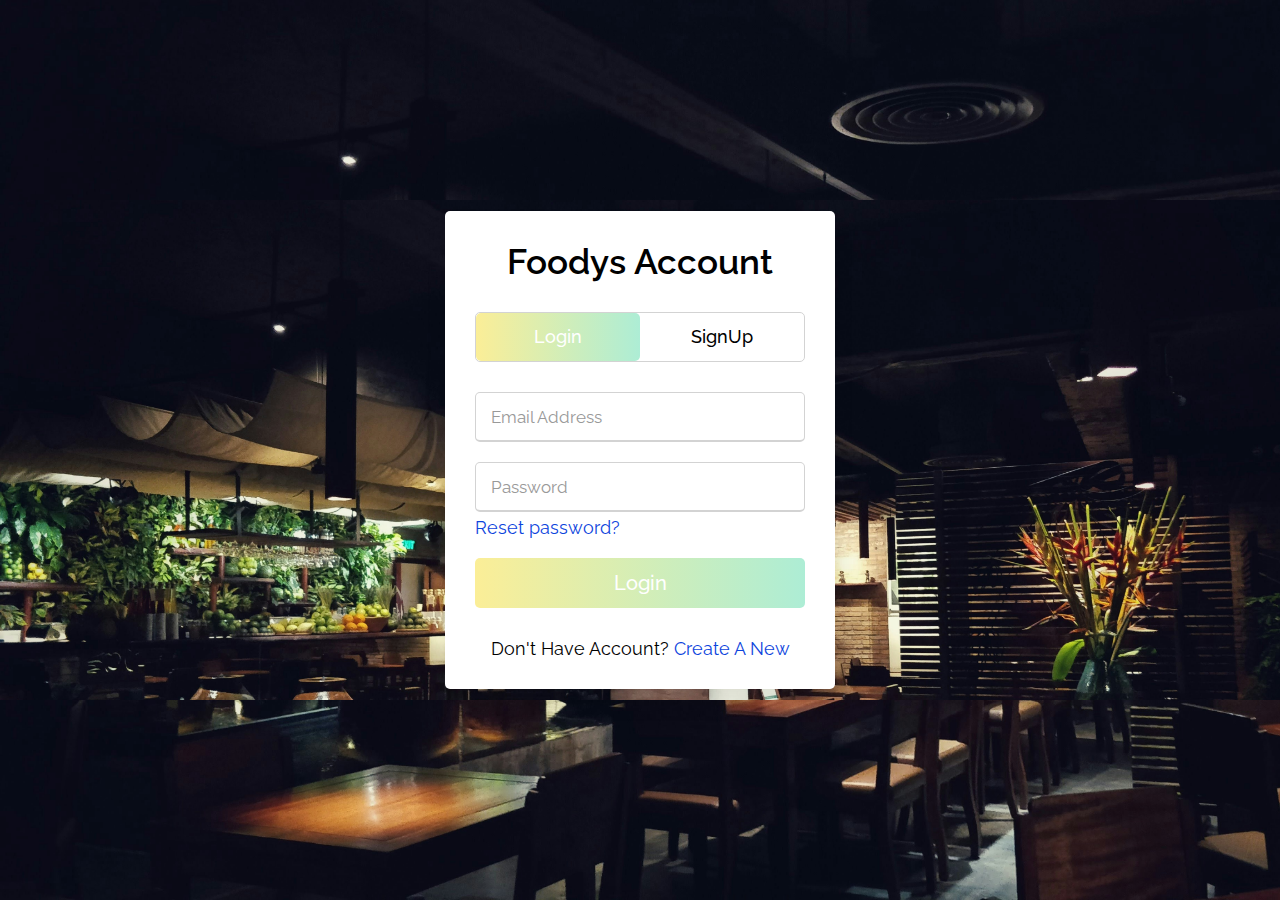
<file: Online Food Ordering and Restaurant Management System/Project/Foodys-Order-Food-Online-Home-Page-main/form.html>
<!DOCTYPE html>
<html lang="en" dir="ltr">
  <head>
    <meta charset="utf-8">
    <title>Sign Up | Log In</title>
    <link rel="icon" href="signin logo.jpg">
    <link rel="stylesheet" href="style.css">
    <link rel="stylesheet" href="foodys web page css.css">

    <meta name="viewport" content="width=device-width, initial-scale=1.0">
  </head>
  <body>
    <div class="wrapper">
       <div class="title-text">
          <div class="title login">
            Foodys Account 
          </div>
          <div class="title signup">
             Foodys Account
          </div>
       </div>
       <div class="form-container">
          <div class="slide-controls">
             <input type="radio" name="slide" id="login" checked>
             <input type="radio" name="slide" id="signup">
             <label for="login" class="slide login">Login</label>
             <label for="signup" class="slide signup">SignUp</label>
             <div class="slider-tab"></div>
          </div>
          <div class="form-inner">
             <form action="index.html" class="login">
                <div class="field">
                   <input type="text" placeholder="Email Address" required>
                </div>
                <div class="field">
                   <input type="password" placeholder="Password" required>
                </div>
                <div class="pass-link">
                   <a href="successfully.html">Reset password?</a>
                </div>
                <div class="field btn">
                   <div class="btn-layer"></div>
                   <input type="submit" value="Login">
                </div>
                <div class="signup-link">
                   Don't Have Account? <a href="">Create A New</a>
                </div>
             </form>
             <form action="#" class="signup">
                <div class="field">
                   <input type="text" placeholder="Email Address" required>
                </div>
                <div class="field">
                   <input type="password" placeholder="Password" required>
                </div>
                <div class="field">
                   <input type="password" placeholder="Confirm Password" required>
                </div>
                <div class="field btn">
                   <div class="btn-layer"></div>
                   <input type="submit" value="SignUp">
                </div>
             </form>
          </div>
       </div>
    </div>
    <script src="style.js"></script>
  </body>
</html>
</file>
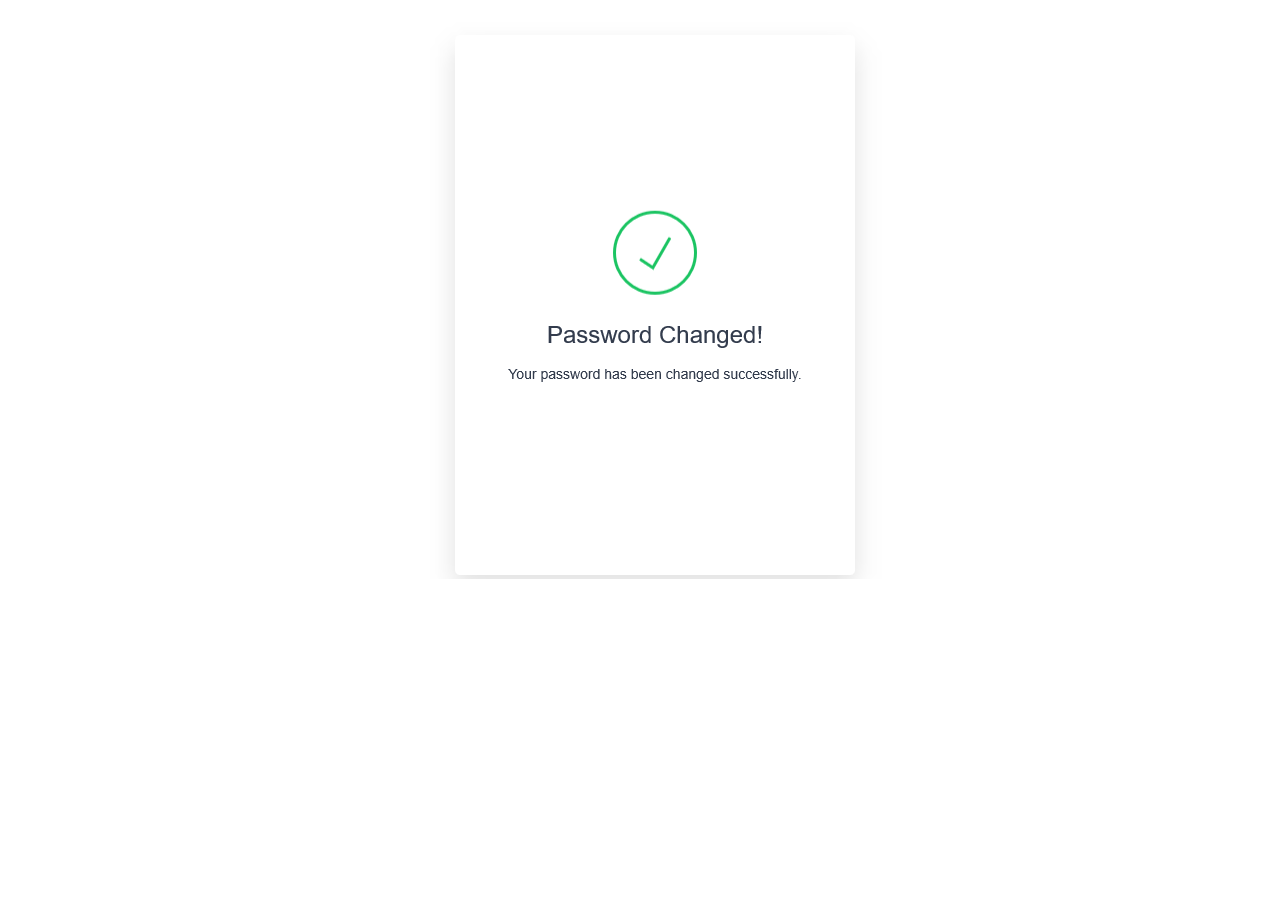
<file: Online Food Ordering and Restaurant Management System/Project/Foodys-Order-Food-Online-Home-Page-main/successfully.html>
<!DOCTYPE html>
<html lang="en">
<head>
    <meta charset="UTF-8">
    <meta name="viewport" content="width=device-width, initial-scale=1.0">
    <title>Document</title>
</head>
<body>
    <center>
    <div class="oreo">
    <img src="2.png" alt="">
</center>
</div>
</body>
</html>
</file>
<file: Online Food Ordering and Restaurant Management System/Project/Foodys-Order-Food-Online-Home-Page-main/style.css>
@import url('https://fonts.googleapis.com/css2?family=Raleway:wght@300&display=swap');

*{
  margin: 0;
  padding: 0;
  box-sizing: border-box;
  font-family: 'Raleway', sans-serif;
}
html,body{
  display: grid;
  height: 100%;
  width: 100%;
  place-items: center;
  background-image: url(vishwas-katti-UrQ_BS9bLXQ-unsplash.jpg);
  background-size: cover;
}
::selection{
  background: #12e8f0;
  color: #fff;
}
.wrapper{
  overflow: hidden;
  max-width: 390px;
  background: #fff;
  padding: 30px;
  border-radius: 5px;
  box-shadow: 0px 15px 20px rgba(0,0,0,0.1);
}
.wrapper .title-text{
  display: flex;
  width: 200%;
}
.wrapper .title{
  width: 50%;
  font-size: 35px;
  font-weight: 600;
  text-align: center;
  transition: all 0.6s cubic-bezier(0.68,-0.55,0.265,1.55);
}
.wrapper .slide-controls{
  position: relative;
  display: flex;
  height: 50px;
  width: 100%;
  overflow: hidden;
  margin: 30px 0 10px 0;
  justify-content: space-between;
  border: 1px solid lightgrey;
  border-radius: 5px;
}
.slide-controls .slide{
  height: 100%;
  width: 100%;
  color: #fff;
  font-size: 18px;
  font-weight: 500;
  text-align: center;
  line-height: 48px;
  cursor: pointer;
  z-index: 1;
  transition: all 0.6s ease;
}
.slide-controls label.signup{
  color: #000;
}
.slide-controls .slider-tab{
  position: absolute;
  height: 100%;
  width: 50%;
  left: 0;
  z-index: 0;
  border-radius: 5px;
  background: -webkit-linear-gradient(left, #FBEE97, #ADEDD5);
  transition: all 0.6s cubic-bezier(0.68,-0.55,0.265,1.55);
}
input[type="radio"]{
  display: none;
}
#signup:checked ~ .slider-tab{
  left: 50%;
}
#signup:checked ~ label.signup{
  color: #fff;
  cursor: default;
  user-select: none;
}
#signup:checked ~ label.login{
  color: #000;
}
#login:checked ~ label.signup{
  color: #000;
}
#login:checked ~ label.login{
  cursor: default;
  user-select: none;
}
.wrapper .form-container{
  width: 100%;
  overflow: hidden;
}
.form-container .form-inner{
  display: flex;
  width: 200%;
}
.form-container .form-inner form{
  width: 50%;
  transition: all 0.6s cubic-bezier(0.68,-0.55,0.265,1.55);
}
.form-inner form .field{
  height: 50px;
  width: 100%;
  margin-top: 20px;
}
.form-inner form .field input{
  height: 100%;
  width: 100%;
  outline: none;
  padding-left: 15px;
  border-radius: 5px;
  border: 1px solid lightgrey;
  border-bottom-width: 2px;
  font-size: 17px;
  transition: all 0.3s ease;
}
.form-inner form .field input:focus{
  border-color: #12e8f0;
}
.form-inner form .field input::placeholder{
  color: #999;
  transition: all 0.3s ease;
}
form .field input:focus::placeholder{
  color: #b3b3b3;
}
.form-inner form .pass-link{
  margin-top: 5px;
}
.form-inner form .signup-link{
  text-align: center;
  margin-top: 30px;
}
.form-inner form .pass-link a,
.form-inner form .signup-link a{
  color: #0e45dd;
  text-decoration: none;
}
.form-inner form .pass-link a:hover,
.form-inner form .signup-link a:hover{
  text-decoration: underline;
}
form .btn{
  height: 50px;
  width: 100%;
  border-radius: 5px;
  position: relative;
  overflow: hidden;
}
form .btn .btn-layer{
  height: 100%;
  width: 300%;
  position: absolute;
  left: -100%;
  background: -webkit-linear-gradient(right, #FBEE97, #ADEDD5, #FBEE97, #ADEDD5);
  border-radius: 5px;
  transition: all 0.4s ease;;
}
form .btn:hover .btn-layer{
  left: 0;
}
form .btn input[type="submit"]{
  height: 100%;
  width: 100%;
  z-index: 2;
  position: relative;
  background: none;
  border: none;
  color: #fff;
  padding-left: 0;
  border-radius: 10px;
  font-size: 20px;
  font-weight: 500;
  cursor: pointer;
}
</file>
<file: Online Food Ordering and Restaurant Management System/Project/Foodys-Order-Food-Online-Home-Page-main/foodys web page css.css>
* {

    margin: 0px;
    padding: 0px;
}
body {
    /* background: url('menu.png') no-repeat center; */
    width: 100%;
    height: 500px;
    font-family: 'Montserrat', sans-serif;
    font-size: 1.1rem;
}
#header {
    display: flex;
    box-sizing: border-box;
    flex-direction: column;
    /* justify-content: space-between; */
    /* align-items: center; */
    background: url('foodys back main.jpg') no-repeat center;
    height: 422px;
    width: 100%;
    margin-bottom: 20px;
}
.navbar {
    display: flex;
    justify-content: right;
    width: 100%;
    margin: 10px;
}
.navbar ul li {
    list-style: none;
    display: inline-block;
    margin: 10px;
    margin-bottom: 0px;
    padding: 5px;
}
#li5 {
    padding-right: 100px;
}
a[href="#"] {
    text-decoration: none;
    cursor: pointer;
    font-size: 17px;
    color: white;
    font-weight: 300;
}
#banner {
    position: relative;
    display: flex;
    flex-direction: column;
    /* justify-content: center; */
    align-items: center;
    color: white;
    margin: 20px;
    margin-top: 0px;
}
#banner h1 {
    font-family: 'Arimo', sans-serif;
    font-size: 80px;
    color: white;
    font-weight: bolder;
    font-style: italic;
    margin: 20px;
    margin-bottom: 15px;
}
#banner p {
    font-family: 'Montserrat', sans-serif;
    font-size: 34px;
    color: white;
    text-align: center;
    margin: 10px;
    margin-bottom: 20px;
}
#banner input[type='text'] {
    width: 60%;
    height: 50px;
    margin: 10px;
    font-size: 15px;
    text-align: center;
    border-radius: 7px;
    border: none;
    font-family: 'Montserrat', sans-serif;
    font-size: 1.1rem;
}
#mode {
    display: flex;
    margin: 40px 0px;
    justify-content: center;
    width: 100%;
    box-sizing: border-box;
}
.row {
    display: inline-block;
    width: 555px;
    height: 228px;
    border-radius: 12px;
    overflow: hidden;
    margin: 0px 12px;
    transition-property: all;
    transition-duration: 0.2s;
    cursor: pointer;
    border: lightgray solid 0.5px;
    padding-bottom: 4px;
}
.row:hover {
    transform: scale(1.07);
}
.row>div {
    padding: 10px 15px;
}
.row div h3 {
    padding-bottom: 5px;
    font-size: 1.1rem;
}
.row div p {
    margin-bottom: 5px;
    font-size: 1rem;
}
#collection {
    height: auto;
    width: 100%;
    margin: 40px 0px;
}
#collection>h1 {
    font-size: 2.1rem;
    font-family: 'Montserrat', sans-serif;
    margin: 0px 63px;
}
#collDiv1 {
    display: flex;
    margin: 0px 51px;
}
#collection div p {
    display: inline-block;
    justify-content: left;
    width: 68%;
    margin: 6px 12px;
}
#collection div button {
    display: inline-block;
    display: inline-block;
    margin: 6px 12px 6px 111px;
    border: none;
    /* justify-content: right; */
    text-align: right;
    background: transparent;
    font-family: 'Montserrat', sans-serif;
    color: #e04c16;
    text-align: right;
    font-size: 1.0rem;
    /* padding-left: 105px; */
    cursor: pointer;
    width: 225px;
}
#collDiv2 {
    display: flex;
    margin: 20px 58px;
    justify-content: center;
}
/* #collDiv2 div{
    display:inline-block;
    margin:5px;
} */
.subDiv {
    display: inline-block;
    border-radius: 10px;
    overflow: hidden;
    height: 320px;
    width: 260px;
    margin: 0px 5px;
}
#subDiv1 {
    display: flex;
    justify-content: left;
    align-items: flex-end;
    color: white;
    font-family: 'Montserrat', sans-serif;
    cursor: pointer;
    background: url('sec21.jpg') no-repeat center;
    height: 320px;
    width: 277px;
    background-size: 400px 400px;
    box-shadow: inset 0px 0px 100px 0px black;
    padding: 15px 20px;
}
#subDiv2 {
    display: flex;
    justify-content: left;
    align-items: flex-end;
    color: white;
    font-family: 'Montserrat', sans-serif;
    cursor: pointer;
    background: url("https://b.zmtcdn.com/data/collections/83e7cf2e32f67c8c852cf595b2abbd5e_1618312184.jpg") no-repeat center;
    height: 320px;
    width: 277px;
    background-size: 400px 350px;
    box-shadow: inset 0px 0px 200px 0px black;
    padding: 15px 20px;
}
#subDiv3 {
    display: flex;
    justify-content: left;
    align-items: flex-end;
    color: white;
    font-family: 'Montserrat', sans-serif;
    cursor: pointer;
    background: url("sec23.jpg") no-repeat center;
    height: 320px;
    width: 277px;
    background-size: 300px 350px;
    box-shadow: inset 0px 0px 100px 0px black;
    padding: 15px 20px;
}
#subDiv4 {
    display: flex;
    justify-content: left;
    align-items: flex-end;
    color: white;
    font-family: 'Montserrat', sans-serif;
    cursor: pointer;
    background: url('sec24.jpg') no-repeat center;
    height: 320px;
    width: 277px;
    background-size: 290px 350px;
    box-shadow: inset 0px -75px 150px 0px black;
    padding: 15px 20px;
}
#form {
    display: flex;
    background-color: #f7f3ee;
    justify-content: center;
    padding-bottom: 50px;
}
#subFormDiv {
    display: inline-block;
    width: 38%;
    height: auto;
    margin-top: 50px
}
#subFormDiv h1 {
    text-align: center;
    font-size: 2.5rem;
    margin: 10px 5px;
}
#subFormDiv p {
    font-size: 1rem;
    /* text-align: center; */
    /* font-size: 2.5rem; */
    margin: 10px 0px 20px 0px;
    line-height: 2rem;
}
#radio p {
    display: inline-block;
    /* width: 100px; */
    margin: 10px 30px 10px 0px;
}
#radio p input[type="radio"] {
    cursor: pointer;
    border: none;
    accent-color: red;
    height: 1rem;
    width: 1rem;
}
#textArea {
    display: flex;
}
#textArea input[type="text"] {
    display: inline-block;
    height: 2.9rem;
    width: 80%;
    margin-right: 10px;
    border-radius: 7px;
    text-align: left;
    font-family: 'Montserrat', sans-serif;
    font-size: 1rem;
    padding-left: 10px;
    border: 1px solid lightgray;
}
#textArea button {
    display: inline-block;
    /* height: 2.3rem; */
    width: 45%;
    font-family: 'Montserrat', sans-serif;
    color: white;
    font-size: 1.1rem;
    background-color: rgb(255 85 85);
    text-align: center;
    border: none;
    margin-right: 13px;
    border-radius: 7px;
    cursor: pointer;
}
#appStore {
    margin: 30px 0px;
    font-size: 1rem;
    color: gray;
}
.appBtn {
    display: flex;
    justify-content: left;
    margin: 10px 0px 50px 0px;
}
.appBtn button {
    display: inline-block;
    /* height: 0.5rem;
    width: 70px; */
    border: none;
    border-radius: 15px;
    margin-right: 20px;
    cursor: pointer;
}
</file>
